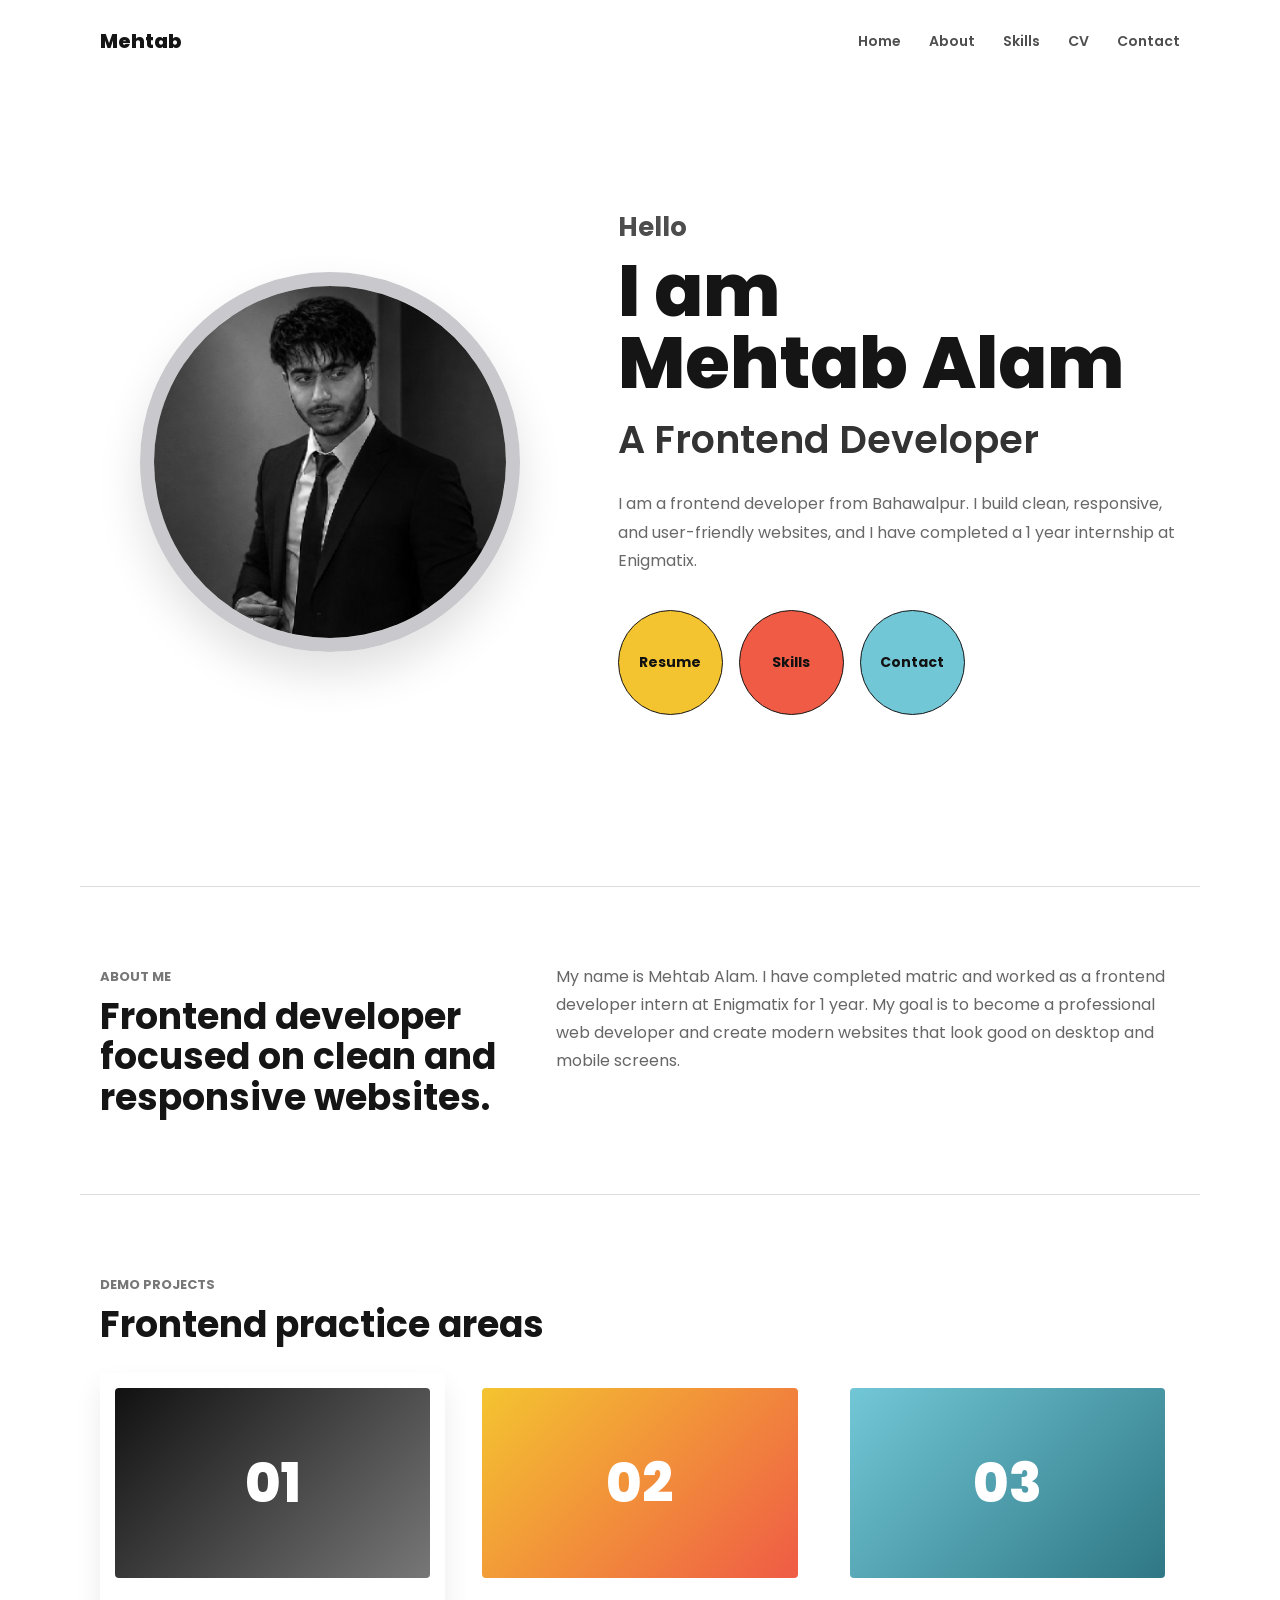
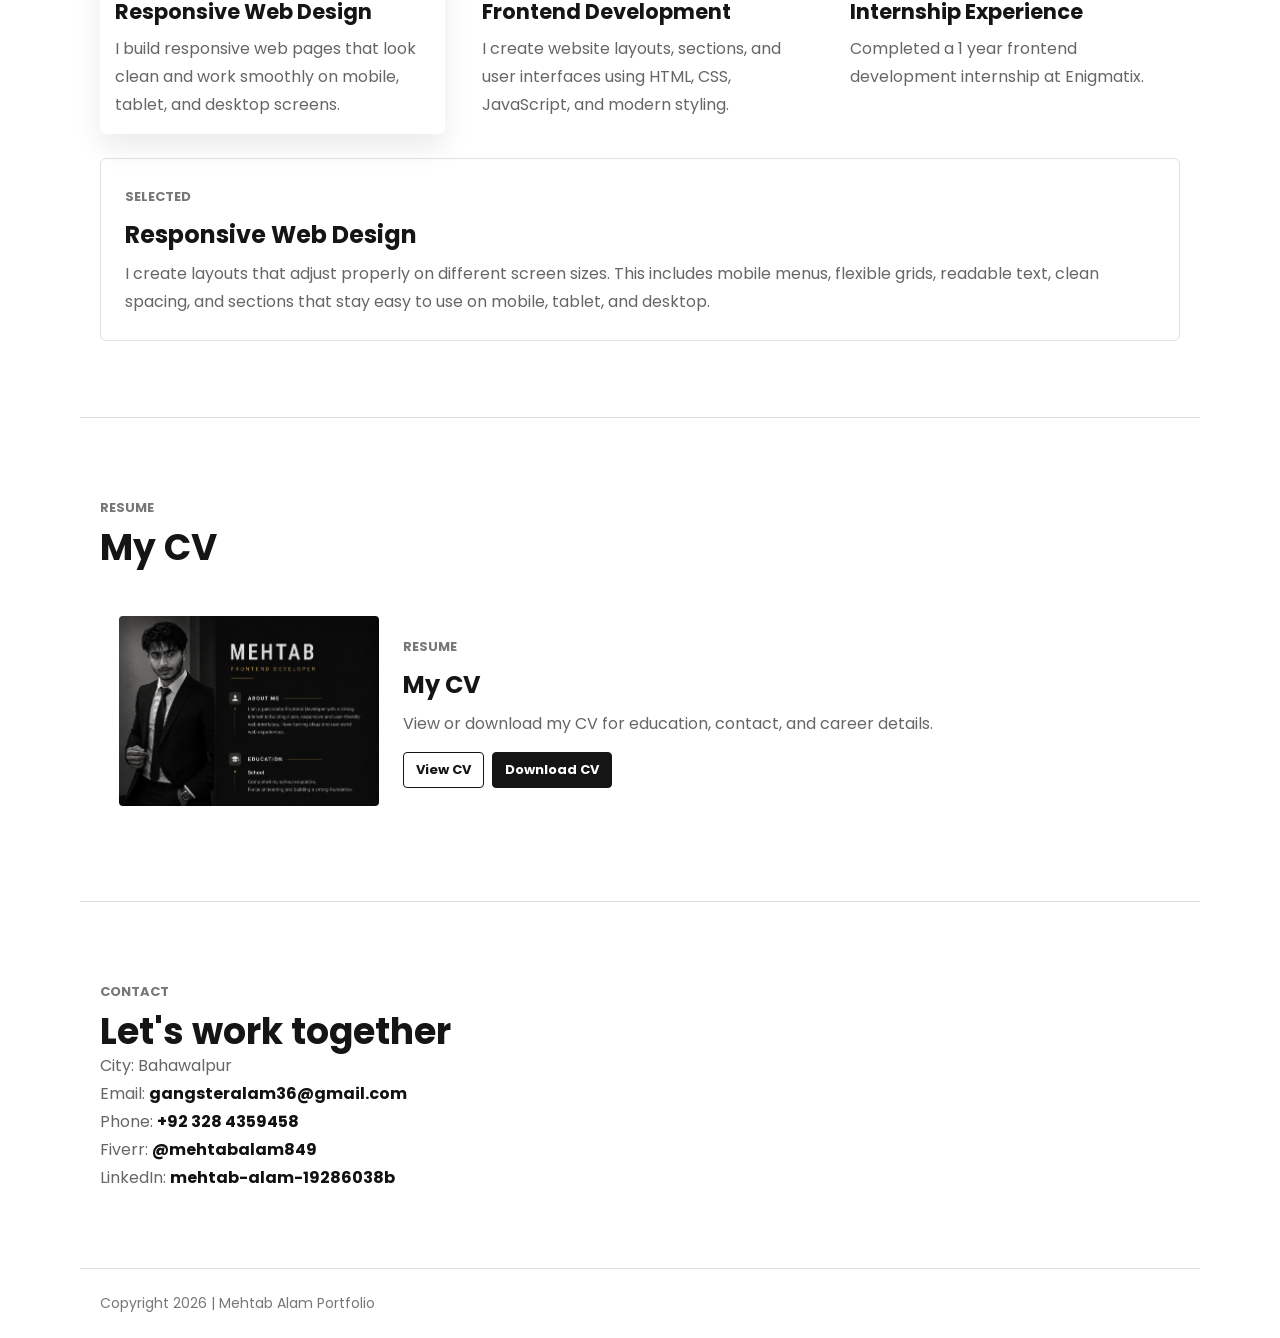
<file: index.html>
<!DOCTYPE html>
<html lang="en">
<head>
  <meta charset="UTF-8">
  <meta name="viewport" content="width=device-width, initial-scale=1.0">
  <title>Mehtab Alam | Frontend Developer</title>
  <link rel="preconnect" href="https://fonts.googleapis.com">
  <link rel="preconnect" href="https://fonts.gstatic.com" crossorigin>
  <link href="https://fonts.googleapis.com/css2?family=Poppins:wght@400;500;600;700;800&display=swap" rel="stylesheet">
  <link rel="stylesheet" href="style.css?v=7">
</head>
<body>
  <header class="header">
    <a class="logo" href="#">Mehtab</a>
    <nav class="nav">
      <a href="#home">Home</a>
      <a href="#about">About</a>
      <a href="#demos">Skills</a>
      <a href="#resume">CV</a>
      <a href="#contact">Contact</a>
    </nav>
  </header>

  <main>
    <section id="home" class="hero">
      <div class="hero-photo">
        <img src="image.png" alt="Mehtab Alam profile">
      </div>

      <div class="hero-content">
        <p class="small-title">Hello</p>
        <h1>I am <br>Mehtab Alam</h1>
        <h2>A Frontend Developer</h2>
        <p class="intro">
          I am a frontend developer from Bahawalpur. I build clean, responsive, and user-friendly websites, and I have completed a 1 year internship at Enigmatix.
        </p>

        <div class="quick-actions">
          <a class="circle yellow" href="#resume">Resume</a>
          <a class="circle red" href="#demos">Skills</a>
          <a class="circle blue" href="#contact">Contact</a>
        </div>
      </div>
    </section>

    <section id="about" class="about">
      <div>
        <span class="section-tag">About Me</span>
        <h2>Frontend developer focused on clean and responsive websites.</h2>
      </div>
      <p>
        My name is Mehtab Alam. I have completed matric and worked as a frontend developer intern at Enigmatix for 1 year. My goal is to become a professional web developer and create modern websites that look good on desktop and mobile screens.
      </p>
    </section>

    <section id="demos" class="demos">
      <div class="section-heading">
        <span class="section-tag">Demo Projects</span>
        <h2>Frontend practice areas</h2>
      </div>

      <div class="demo-grid">
        <article class="demo-card active" data-title="Responsive Web Design" data-detail="I create layouts that adjust properly on different screen sizes. This includes mobile menus, flexible grids, readable text, clean spacing, and sections that stay easy to use on mobile, tablet, and desktop.">
          <div class="demo-preview preview-one">
            <span>01</span>
          </div>
          <h3>Responsive Web Design</h3>
          <p>I build responsive web pages that look clean and work smoothly on mobile, tablet, and desktop screens.</p>
        </article>

        <article class="demo-card" data-title="Frontend Development" data-detail="I work on the visible part of websites using HTML, CSS, and JavaScript. I can build page sections, navigation bars, buttons, cards, forms, portfolio pages, and simple interactive website features.">
          <div class="demo-preview preview-two">
            <span>02</span>
          </div>
          <h3>Frontend Development</h3>
          <p>I create website layouts, sections, and user interfaces using HTML, CSS, JavaScript, and modern styling.</p>
        </article>

        <article class="demo-card" data-title="Internship Experience" data-detail="I completed a 1 year frontend development internship at Enigmatix, where I practiced building clean website interfaces and improved my understanding of real development work.">
          <div class="demo-preview preview-three">
            <span>03</span>
          </div>
          <h3>Internship Experience</h3>
          <p>Completed a 1 year frontend development internship at Enigmatix.</p>
        </article>
      </div>

      <div class="skill-detail" aria-live="polite">
        <span class="section-tag">Selected</span>
        <h3>Responsive Web Design</h3>
        <p>I create layouts that adjust properly on different screen sizes. This includes mobile menus, flexible grids, readable text, clean spacing, and sections that stay easy to use on mobile, tablet, and desktop.</p>
      </div>
    </section>

    <section id="resume" class="resume-section">
      <div class="section-heading">
        <span class="section-tag">Resume</span>
        <h2>My CV</h2>
      </div>
      
      <article class="cv-card" data-title="My CV" data-detail="My CV includes my education, contact information, frontend development field, and 1 year internship experience. You can view it online or download it from this card.">
        <div class="cv-thumb">
          <img src="cv.png" alt="Mehtab Alam CV">
        </div>
        <div class="cv-content">
          <span class="section-tag">Resume</span>
          <h3>My CV</h3>
          <p>View or download my CV for education, contact, and career details.</p>
          <div class="card-actions">
            <a href="cv.html" target="_blank">View CV</a>
            <a href="cv.png" download="Mehtab-Alam-CV.png">Download CV</a>
          </div>
        </div>
      </article>
    </section>

    <section id="contact" class="contact">
      <span class="section-tag">Contact</span>
      <h2>Let's work together</h2>
      <p>City: Bahawalpur</p>
      <p>Email: <a href="mailto:gangsteralam36@gmail.com">gangsteralam36@gmail.com</a></p>
      <p>Phone: <a href="tel:+923284359458">+92 328 4359458</a></p>
      <p>Fiverr: <a href="https://www.fiverr.com/mehtabalam849" target="_blank" rel="noopener">@mehtabalam849</a></p>
      <p>LinkedIn: <a href="https://www.linkedin.com/in/mehtab-alam-19286038b" target="_blank" rel="noopener">mehtab-alam-19286038b</a></p>
    </section>
  </main>

  <footer class="footer">
    <p>Copyright 2026 | Mehtab Alam Portfolio</p>
  </footer>

  <script src="script.js"></script>
</body>
</html>
</file>
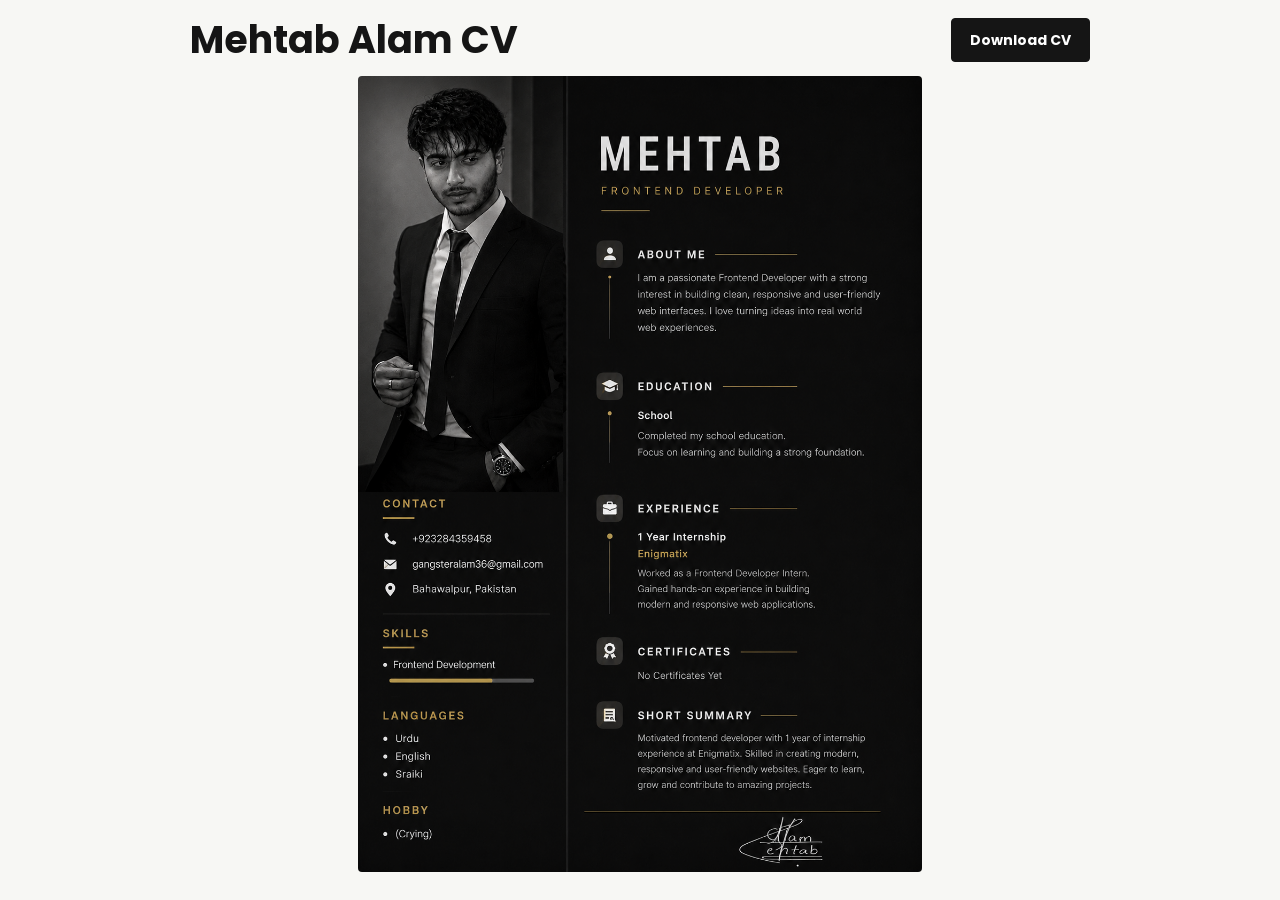
<file: cv.html>
<!DOCTYPE html>
<html lang="en">
<head>
  <meta charset="UTF-8">
  <meta name="viewport" content="width=device-width, initial-scale=1.0">
  <title>Mehtab Alam CV</title>
  <link rel="preconnect" href="https://fonts.googleapis.com">
  <link rel="preconnect" href="https://fonts.gstatic.com" crossorigin>
  <link href="https://fonts.googleapis.com/css2?family=Poppins:wght@400;500;600;700;800&display=swap" rel="stylesheet">
  <style>
    * {
      box-sizing: border-box;
      margin: 0;
      padding: 0;
    }

    body {
      min-height: 100vh;
      background: #f7f7f4;
      color: #151515;
      font-family: Poppins, Arial, sans-serif;
    }

    .cv-page {
      width: min(900px, calc(100% - 32px));
      margin: 0 auto;
      padding: 18px 0;
    }

    .cv-topbar {
      display: flex;
      align-items: center;
      justify-content: space-between;
      gap: 14px;
      margin-bottom: 14px;
    }

    h1 {
      font-size: clamp(24px, 4vw, 38px);
      line-height: 1.1;
    }

    .download-btn {
      display: inline-flex;
      min-height: 44px;
      align-items: center;
      justify-content: center;
      padding: 0 18px;
      border: 1px solid #151515;
      border-radius: 4px;
      background: #151515;
      color: white;
      font-size: 14px;
      font-weight: 700;
      text-decoration: none;
      white-space: nowrap;
    }

    .cv-frame {
      display: flex;
      max-width: 100%;
      height: calc(100vh - 104px);
      margin: 0 auto;
      justify-content: center;
      padding: 0;
    }

    .cv-frame img {
      display: block;
      width: auto;
      max-width: 100%;
      height: 100%;
      max-height: 100%;
      object-fit: contain;
      border-radius: 4px;
      transition: transform 0.25s ease, box-shadow 0.25s ease;
    }

    .cv-frame img:hover {
      transform: scale(1.03);
      box-shadow: 0 16px 32px rgba(0, 0, 0, 0.14);
    }

    @media (max-width: 560px) {
      .cv-topbar {
        align-items: flex-start;
        flex-direction: column;
      }

      .download-btn {
        width: 100%;
      }
    }
  </style>
</head>
<body>
  <main class="cv-page">
    <div class="cv-topbar">
      <h1>Mehtab Alam CV</h1>
      <a class="download-btn" href="cv.png" download="Mehtab-Alam-CV.png">Download CV</a>
    </div>

    <div class="cv-frame">
      <img src="cv.png" alt="Mehtab Alam CV">
    </div>
  </main>
</body>
</html>
</file>
<file: style.css>
* {
  box-sizing: border-box;
  margin: 0;
  padding: 0;
}

html {
  scroll-behavior: smooth;
}

body {
  min-height: 100vh;
  background: white;
  color: #151515;
  font-family: Poppins, Arial, sans-serif;
}

a {
  color: inherit;
  text-decoration: none;
}

.header {
  display: flex;
  align-items: center;
  justify-content: space-between;
  max-width: 1120px;
  margin: 0 auto;
  padding: 26px 20px;
}

.logo {
  font-size: 20px;
  font-weight: 800;
}

.nav {
  display: flex;
  gap: 28px;
  color: #4f4f4f;
  font-size: 14px;
  font-weight: 600;
}

.nav a:hover {
  color: #111;
}

.hero {
  display: grid;
  grid-template-columns: 0.9fr 1.1fr;
  align-items: center;
  gap: 58px;
  max-width: 1120px;
  min-height: calc(100vh - 96px);
  margin: 0 auto;
  padding: 35px 20px 80px;
}

.hero-photo {
  width: 380px;
  height: 380px;
  max-width: 100%;
  justify-self: center;
  overflow: hidden;
  border: 14px solid #c9c9cd;
  border-radius: 50%;
  box-shadow: 0 22px 45px rgba(0, 0, 0, 0.12);
  position: relative;
  z-index: 1;
  transition: width 0.3s ease, height 0.3s ease, box-shadow 0.3s ease;
}

.hero-photo:hover {
  width: 430px;
  height: 430px;
  box-shadow: 0 28px 55px rgba(0, 0, 0, 0.18);
}

.hero-photo img {
  display: block;
  width: 100%;
  height: 100%;
  object-fit: cover;
  object-position: 50% 18%;
  filter: grayscale(100%);
}

.small-title {
  margin-bottom: 8px;
  color: #4d4d4d;
  font-size: 26px;
  font-weight: 700;
}

h1 {
  max-width: 100%;
  font-size: clamp(38px, 6vw, 72px);
  line-height: 1;
  font-weight: 800;
  white-space: nowrap;
}

.hero-content h2 {
  margin-top: 12px;
  color: #333;
  font-size: clamp(22px, 4vw, 38px);
  font-weight: 600;
}

.intro {
  max-width: 560px;
  margin-top: 22px;
  color: #686868;
  font-size: 16px;
  line-height: 1.8;
}

.quick-actions {
  display: flex;
  flex-wrap: wrap;
  gap: 16px;
  margin-top: 34px;
}

.circle {
  display: grid;
  width: 105px;
  height: 105px;
  place-items: center;
  border: 1px solid #171717;
  border-radius: 50%;
  color: #111;
  font-size: 14px;
  font-weight: 700;
  transition: transform 0.2s ease, box-shadow 0.2s ease;
}

.circle:hover {
  transform: translateY(-4px);
  box-shadow: 0 14px 24px rgba(0, 0, 0, 0.14);
}

.yellow {
  background: #f4c430;
}

.red {
  background: #ef5b45;
}

.blue {
  background: #72c7d6;
}

.about,
.demos,
.resume-section,
.contact {
  max-width: 1120px;
  margin: 0 auto;
  padding: 76px 20px;
  border-top: 1px solid #ddd;
}

.about {
  display: grid;
  grid-template-columns: 0.8fr 1.2fr;
  gap: 40px;
}

.section-tag {
  display: inline-block;
  margin-bottom: 10px;
  color: #777;
  font-size: 13px;
  font-weight: 700;
  text-transform: uppercase;
}

.about h2,
.section-heading h2,
.contact h2 {
  max-width: 620px;
  font-size: clamp(24px, 3vw, 36px);
  line-height: 1.12;
}

.about p,
.demo-card p,
.contact p {
  color: #666;
  line-height: 1.75;
}

.section-heading {
  margin-bottom: 28px;
}

.section-heading p {
  margin-top: 10px;
  color: #666;
  line-height: 1.7;
}

.demo-grid {
  display: grid;
  grid-template-columns: repeat(3, 1fr);
  gap: 22px;
}

.cv-card {
  display: grid;
  grid-template-columns: 260px 1fr;
  gap: 24px;
  align-items: center;
  margin-top: 0;
  padding: 18px;
  border: 1px solid transparent;
  border-radius: 6px;
  background: white;
  cursor: pointer;
  transition: box-shadow 0.2s ease, transform 0.2s ease;
}

.cv-card:hover,
.cv-card.active {
  box-shadow: 0 18px 34px rgba(0, 0, 0, 0.12);
}

.cv-card:hover {
  transform: translateY(-4px) scale(1.02);
}

.cv-thumb {
  height: 190px;
  overflow: hidden;
  border-radius: 4px;
  background: #f4f4f4;
}

.cv-thumb img {
  display: block;
  width: 100%;
  height: 100%;
  object-fit: cover;
  object-position: top;
}

.cv-content h3 {
  margin-bottom: 8px;
  font-size: 24px;
}

.cv-content p {
  color: #666;
  line-height: 1.75;
}

.demo-card {
  padding: 14px;
  border: 1px solid transparent;
  border-radius: 6px;
  background: white;
  cursor: pointer;
  transition: box-shadow 0.2s ease, transform 0.2s ease;
}

.demo-card.active {
  box-shadow: 0 14px 28px rgba(0, 0, 0, 0.08);
}

.demo-card:hover {
  box-shadow: 0 18px 34px rgba(0, 0, 0, 0.12);
  transform: translateY(-4px) scale(1.04);
}

.demo-preview {
  display: grid;
  height: 190px;
  place-items: center;
  border-radius: 4px;
}

.demo-preview span {
  color: white;
  font-size: 54px;
  font-weight: 800;
}

.preview-one {
  background: linear-gradient(135deg, #111, #777);
}

.preview-two {
  background: linear-gradient(135deg, #f4c430, #ef5b45);
}

.preview-three {
  background: linear-gradient(135deg, #72c7d6, #2f7785);
}

.demo-card h3 {
  margin-top: 18px;
  margin-bottom: 8px;
  font-size: 21px;
}

.card-actions {
  display: flex;
  gap: 8px;
  margin-top: 14px;
}

.card-actions a {
  display: inline-flex;
  min-height: 36px;
  align-items: center;
  justify-content: center;
  padding: 0 12px;
  border: 1px solid #151515;
  border-radius: 4px;
  font-size: 13px;
  font-weight: 700;
}

.card-actions a:last-child {
  background: #151515;
  color: white;
}

.skill-detail {
  margin-top: 24px;
  padding: 24px;
  border: 1px solid #e1e1e1;
  border-radius: 6px;
  background: white;
}

.skill-detail h3 {
  margin-bottom: 8px;
  font-size: 24px;
}

.skill-detail p {
  color: #666;
  line-height: 1.75;
}

.contact a {
  color: #111;
  font-weight: 700;
}

.footer {
  max-width: 1120px;
  margin: 0 auto;
  padding: 24px 20px;
  border-top: 1px solid #ddd;
  color: #777;
  font-size: 14px;
}

@media (max-width: 820px) {
  .nav {
    display: flex;
    gap: 14px;
    font-size: 13px;
  }

  .hero,
  .about {
    grid-template-columns: 1fr;
  }

  .hero {
    gap: 28px;
    min-height: auto;
    text-align: center;
  }

  .intro {
    margin-right: auto;
    margin-left: auto;
  }

  .quick-actions {
    justify-content: center;
  }

  .demo-grid {
    grid-template-columns: 1fr;
  }

  .cv-card {
    grid-template-columns: 1fr;
  }
}

@media (max-width: 480px) {
  h1 {
    font-size: clamp(34px, 11vw, 42px);
  }

  .hero-photo {
    width: 280px;
    height: 280px;
    max-width: 100%;
  }

  .hero-photo:hover {
    width: 300px;
    height: 300px;
  }

  .circle {
    width: 92px;
    height: 92px;
  }

  .demo-grid {
    grid-template-columns: 1fr;
  }
}
</file>
